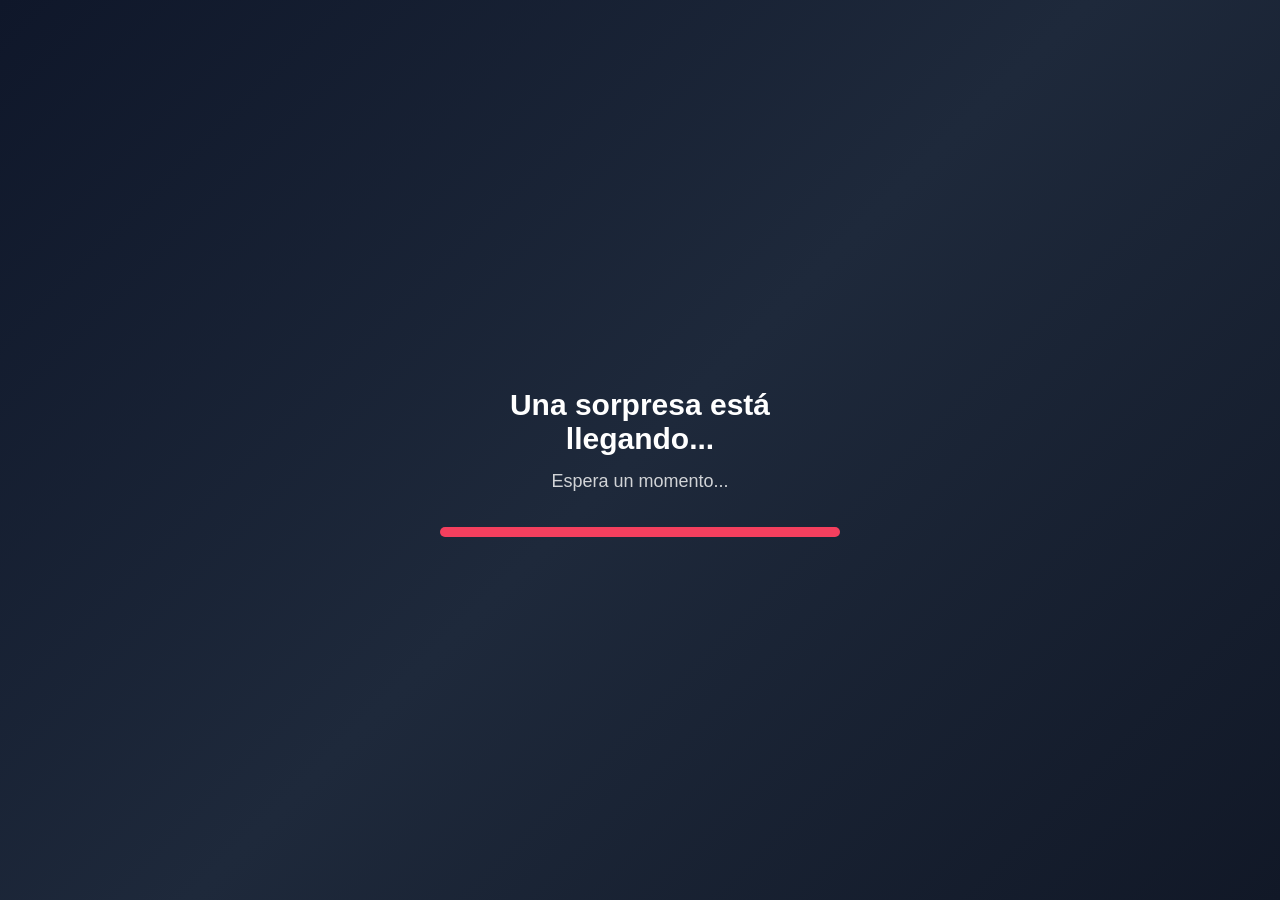
<file: Index.html>
<!DOCTYPE html>
<html lang="es">

<head>

    <meta charset="UTF-8">

    <meta name="viewport" content="width=device-width, initial-scale=1.0">

    <title>Una Sorpresa Para Ti</title>

    <link rel="stylesheet" href="style.css">

</head>

<body>

    <div class="loader">
        <h1>Una sorpresa está llegando...</h1>

        <p>
            Espera un momento...
        </p>

        <div class="barra">

            <div class="progreso"></div>

        </div>

    </div>

<script src="script.js"></script>

</body>

</html>
</file>
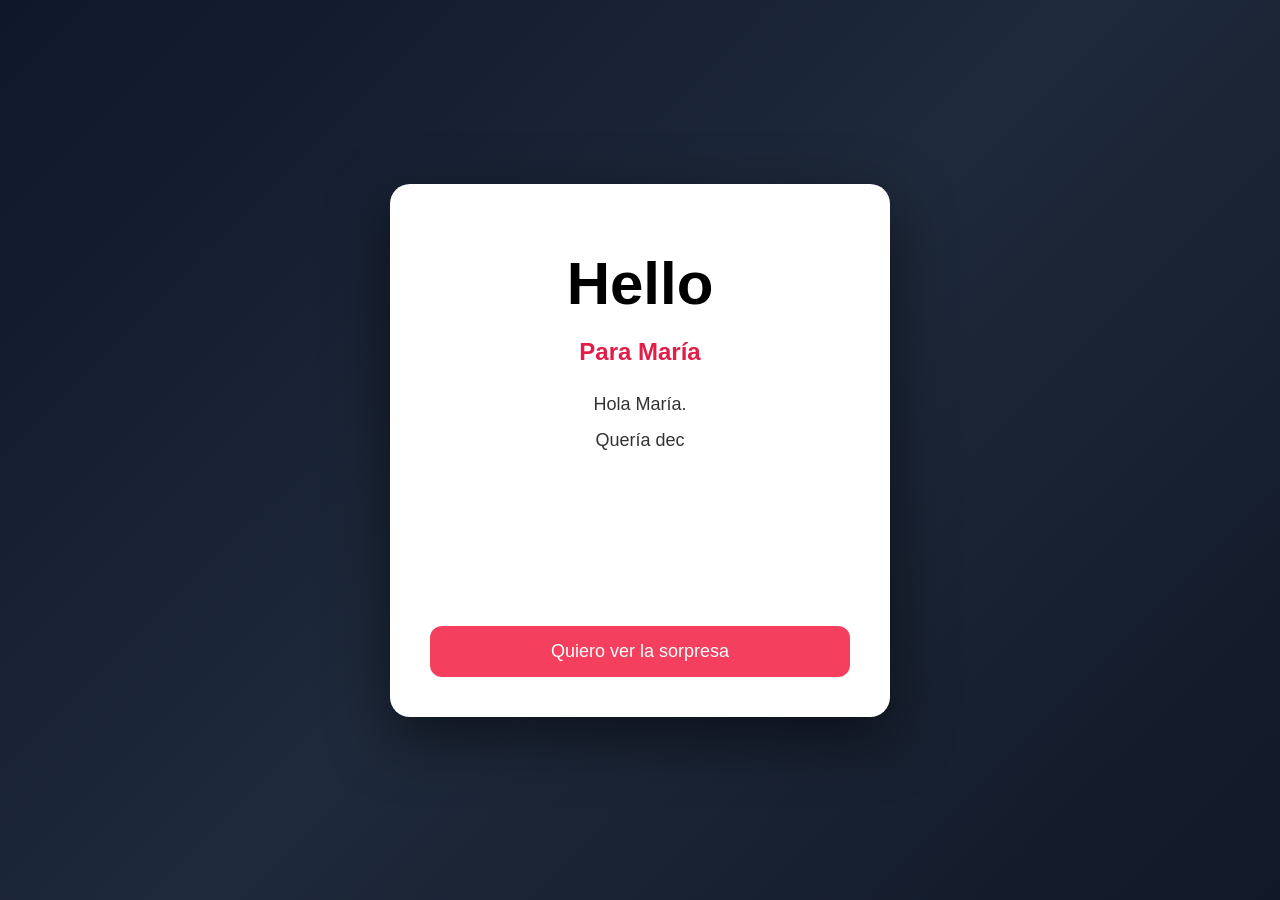
<file: carta.html>
<!DOCTYPE html>
<html lang="es">

<head>

<meta charset="UTF-8">

<meta name="viewport"
content="width=device-width, initial-scale=1.0">

<title>Una Carta Para Ti</title>

<link rel="stylesheet" href="style.css">

</head>

<body class="bodyCarta">

<div class="fondoCorazones"></div>

<div class="carta">

<h1>Hello</h1>

<h2 id="titulo"></h2>

<p id="texto"></p>

<button id="continuar">

Quiero ver la sorpresa

</button>

</div>

<script src="carta.js"></script>

</body>

</html>
</file>
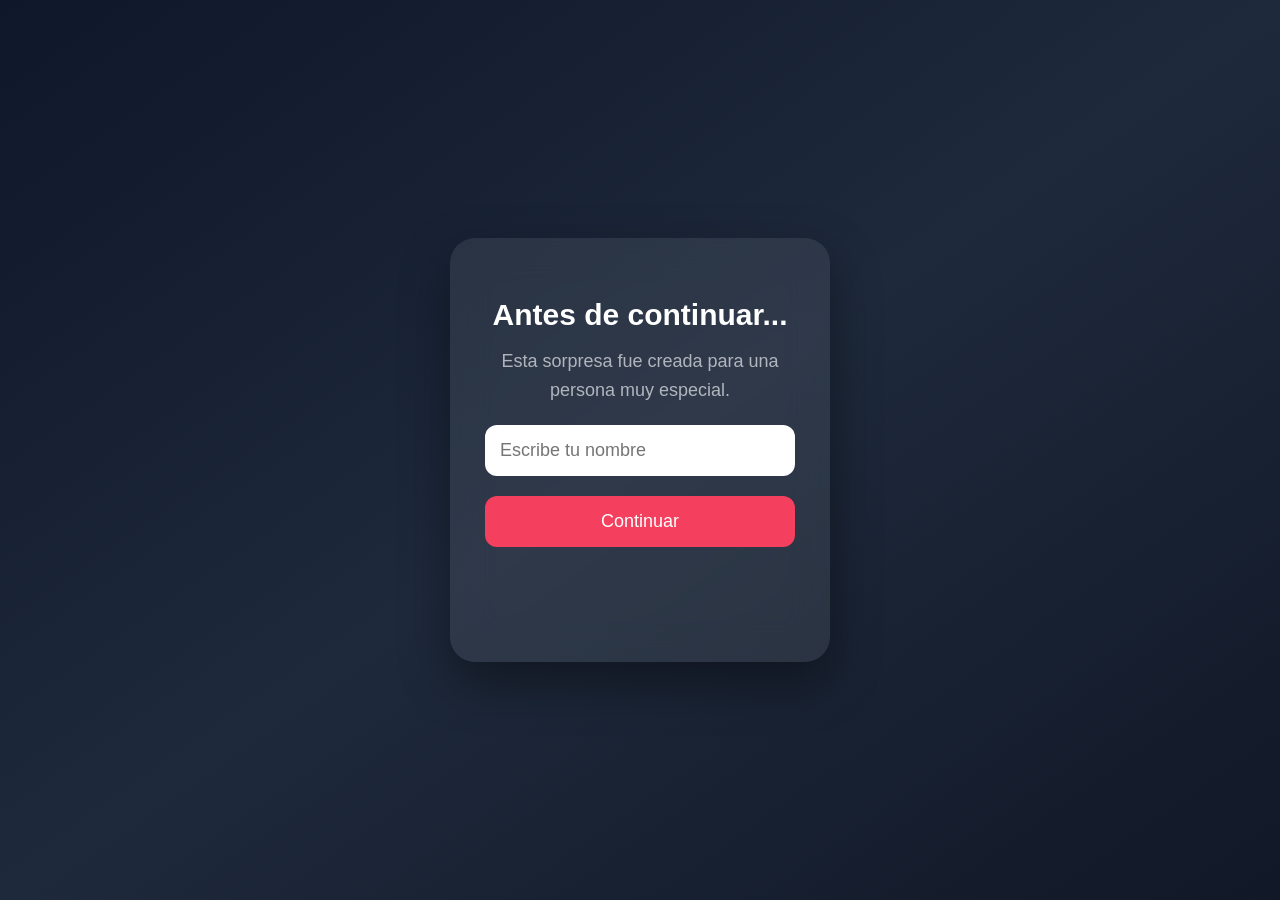
<file: login.html>
<!DOCTYPE html>
<html lang="es">
<head>
    <meta charset="UTF-8">
    <meta name="viewport" content="width=device-width, initial-scale=1.0">
    <title>Verificación</title>
    <link rel="stylesheet" href="style.css">
</head>
<body>
<div class="fondo"></div>

<div class="contenedor">
    <h1>Antes de continuar...</h1>
    <p>
        Esta sorpresa fue creada para una persona muy especial.
    </p>
    <input
        type="text"
        id="nombre"
        placeholder="Escribe tu nombre">
    <button id="continuar">
        Continuar
    </button>
    <p id="mensaje"></p>
</div>
<script src="script.js"></script>
</body>
</html>
</file>
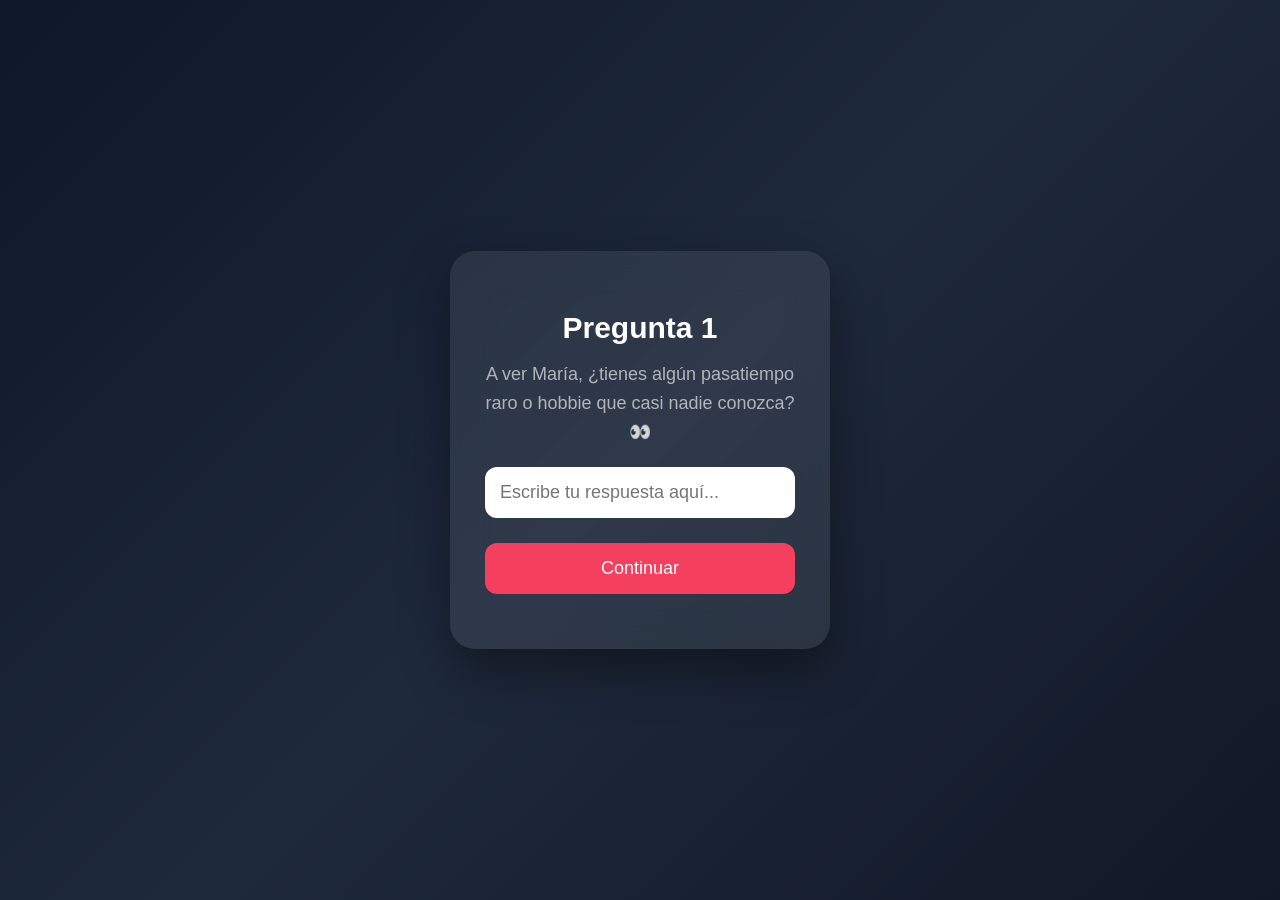
<file: preguntas.html>
<!DOCTYPE html>
<html lang="es">
<head>
    <meta charset="UTF-8">
    <meta name="viewport" content="width=device-width, initial-scale=1.0">
    <title>Para conocerte</title>
    <!-- Tus estilos generales y los nuevos para las opciones -->
    <link rel="stylesheet" href="style.css">
</head>
<body>
    <div class="contenedor">
        <h1 id="num-pregunta">Pregunta 1</h1>
        <p id="enunciado-pregunta">Cargando pregunta...</p>
        
        <div class="opciones" id="contenedor-opciones">
            <!-- Las opciones se generarán dinámicamente con JS -->
        </div>
        
        <p id="mensaje-feedback"></p>
    </div>

    <!-- Script exclusivo de la lógica de las preguntas -->
    <script src="preguntas.js"></script>
</body>
</html>
</file>
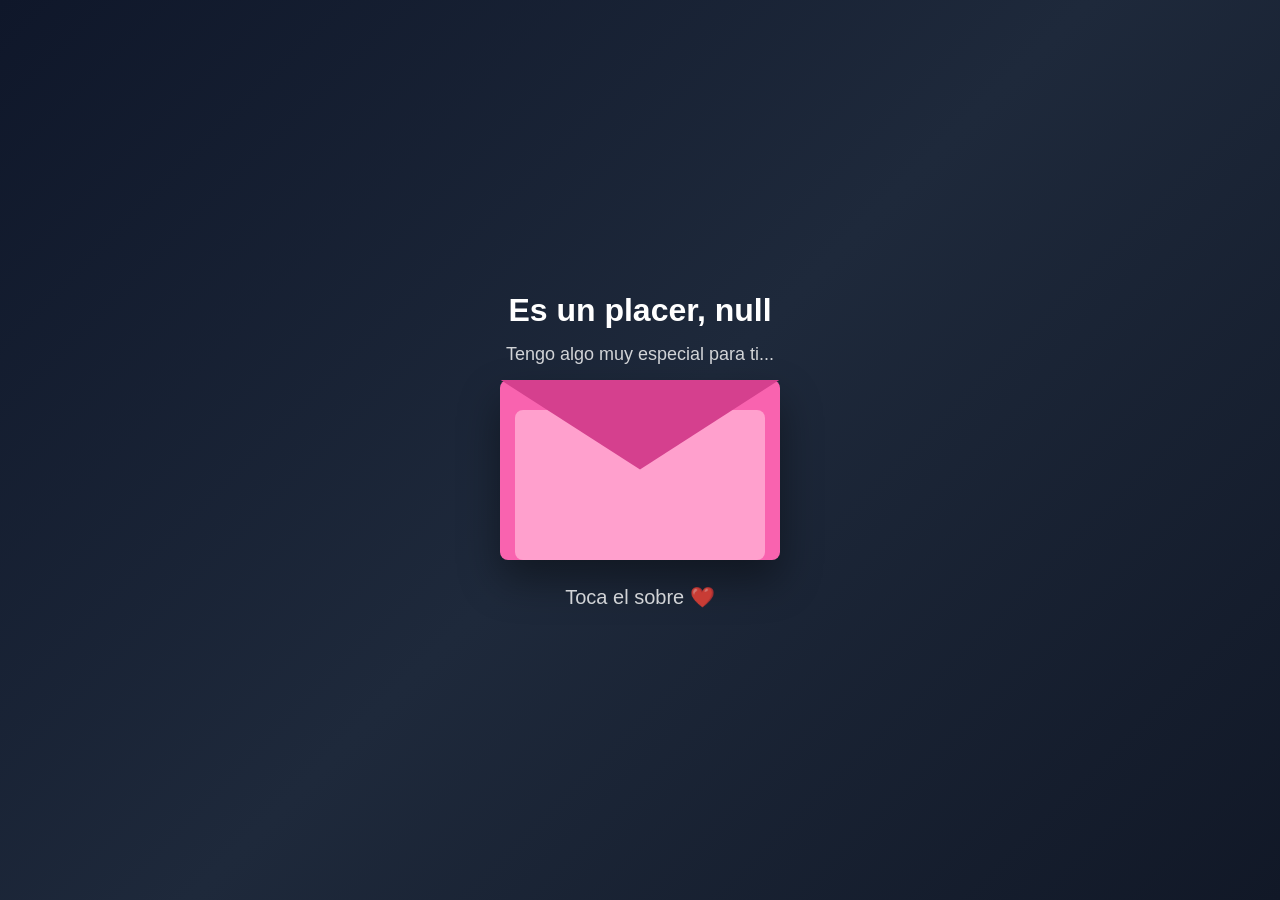
<file: sobre.html>
<!DOCTYPE html>
<html lang="es">

<head>

<meta charset="UTF-8">

<meta name="viewport"
content="width=device-width, initial-scale=1.0">

<title>Una Carta Para Ti ❤️</title>

<link rel="stylesheet" href="style.css">

</head>

<body class="bodySobre">

<div class="estrellas"></div>

<div class="contenidoSobre">

    <h2 id="saludo"></h2>

    <p>

        Tengo algo muy especial para ti...

    </p>

    <div id="sobre" class="sobre">

        <div class="tapa"></div>

        <div class="papel"></div>

    </div>

    <p class="textoPulsa">

        Toca el sobre ❤️

    </p>

</div>

<script src="sobre.js"></script>

</body>

</html>
</file>
<file: style.css>
*{

    margin:0;

    padding:0;

    box-sizing:border-box;

}

body{

    width:100%;

    height:100vh;

    display:flex;

    justify-content:center;

    align-items:center;

    overflow:hidden;

    font-family:Arial,Helvetica,sans-serif;

    background:linear-gradient(135deg,#0F172A,#1E293B,#111827);

}

.loader{

    width:90%;

    max-width:400px;

    text-align:center;

    color:white;

}


h1{

    margin-top:25px;

    font-size:30px;

}

p{

    margin-top:15px;

    opacity:.8;

    font-size:18px;

}

.barra{

    width:100%;

    height:10px;

    background:#334155;

    margin-top:35px;

    border-radius:50px;

    overflow:hidden;

}

.progreso{

    width:0%;

    height:100%;

    background:#F43F5E;

    animation:cargar 4s linear forwards;

}

@keyframes cargar{

    from{

        width:0%;

    }

    to{

        width:100%;

    }

}

@keyframes latido{

    0%{

        transform:scale(1);

    }

    50%{

        transform:scale(1.25);

    }

    100%{

        transform:scale(1);

    }

}
/* estilo de la pagina de login */
.fondo{

position:fixed;

width:100%;

height:100%;

background:linear-gradient(145deg,#0f172a,#1e293b,#111827);

z-index:-1;

}

.contenedor{

width:90%;

max-width:380px;

padding:35px;

background:rgba(255,255,255,.08);

backdrop-filter:blur(20px);

border-radius:25px;

text-align:center;

box-shadow:0 20px 50px rgba(0,0,0,.4);

animation:subir .8s;

}

.icono{

font-size:70px;

margin-bottom:20px;

animation:latido 1s infinite;

}

.contenedor h1{

color:white;

margin-bottom:15px;

}

.contenedor p{

color:#d1d5db;

margin-bottom:20px;

line-height:1.6;

}

input{

width:100%;

padding:15px;

border:none;

border-radius:12px;

font-size:18px;

outline:none;

margin-bottom:20px;

}

button{

width:100%;

padding:15px;

border:none;

border-radius:12px;

background:#f43f5e;

color:white;

font-size:18px;

cursor:pointer;

transition:.3s;

}

button:hover{

transform:scale(1.05);

background:#fb7185;

}

#mensaje{

margin-top:20px;

font-weight:bold;

min-height:40px;

}

@keyframes subir{

from{

opacity:0;

transform:translateY(50px);

}

to{

opacity:1;

transform:translateY(0);

}

}

/*estilo del sobre*/
.bodySobre{
display:flex;
justify-content:center;
align-items:center;
height:100vh;
background:linear-gradient(135deg,#0f172a,#1e293b,#111827);
overflow:hidden;
}
.contenidoSobre{
text-align:center;
color:white;
}
#saludo{
margin-bottom:15px;
font-size:32px;
}
.textoPulsa{
margin-top:25px;
font-size:20px;
opacity:.8;
animation:parpadear 2s infinite;
}
.sobre{
width:280px;
height:180px;
background:#f963af;
position:relative;
margin:15px auto;
cursor:pointer;
border-radius:8px;
box-shadow:0 20px 40px rgba(0,0,0,.4);
animation:caer 2s;
}
.tapa{
position:absolute;
width:100%;
height:90px;
background:#d5408e;
clip-path:polygon(0 0,100% 0,50% 100%);
transform-origin:top;
transition:1s;
z-index:5;
}
.papel{
position:absolute;
left:15px;
bottom:0;
width:250px;
height:150px;
background: #ffa0cd;
border-radius:8px;
transition:1.2s;
}
.sobre.abierto .tapa{
transform:rotateX(180deg);
}
.sobre.abierto .papel{
transform:translateY(-140px);
}
@keyframes caer{
0%{
opacity:0;
transform:translateY(-500px);
}
100%{
opacity:1;
transform:translateY(0);
}
}
@keyframes parpadear{
50%{
opacity:.3;
}
}
/*carta*/
.bodyCarta{

height:100vh;

display:flex;

justify-content:center;

align-items:center;

background:linear-gradient(135deg,#0f172a,#1e293b,#111827);

overflow:hidden;

font-family:Arial,Helvetica,sans-serif;

}

.carta{

width:90%;

max-width:500px;

padding:40px;

background:white;

border-radius:20px;

box-shadow:0 20px 60px rgba(0,0,0,.5);

text-align:center;

animation:subir 1s;

}

.carta h1{

font-size:60px;

}

.carta h2{

margin:20px 0;

color:#e11d48;

}

.carta p{

line-height:2;

font-size:18px;

min-height:240px;

white-space:pre-line;

}
/*
#continuar{

margin-top:25px;

padding:15px 35px;

background:#e11d48;

color:white;

border:none;

border-radius:10px;

font-size:18px;

cursor:pointer;

display:none;

}
*/
@keyframes subir{

from{

opacity:0;

transform:translateY(100px);

}

to{

opacity:1;

transform:translateY(0);

}

}
/*estilo de la pagina de preguntas*/
#contenedor-opciones input {
    width: 100%;
    padding: 15px;
    border: none;
    border-radius: 12px;
    font-size: 18px;
    outline: none;
    margin-bottom: 10px;
    background: #ffffff;
}
</file>
